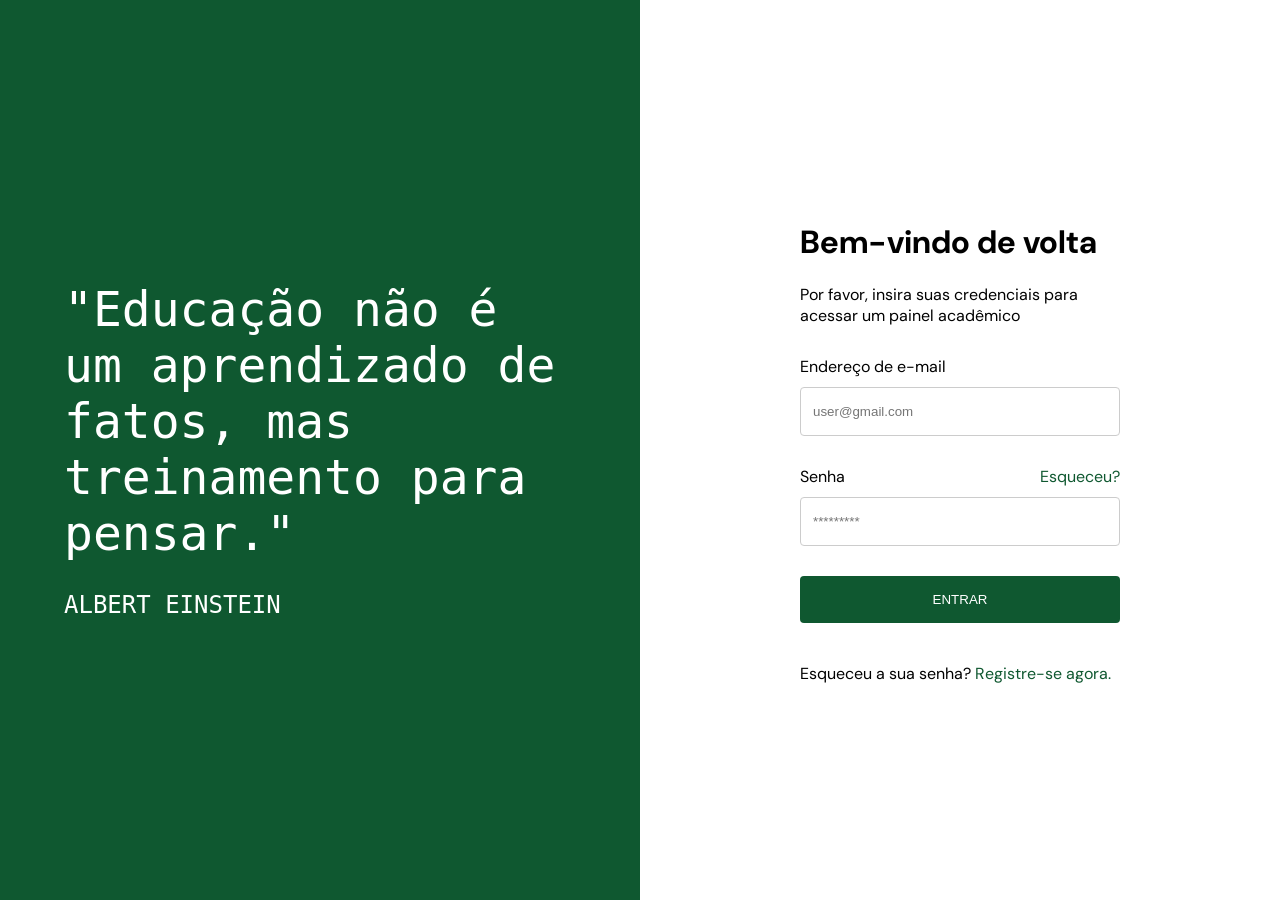
<file: HTML/index.html>
<!DOCTYPE html>
<html lang="en">
<head>
    <meta charset="UTF-8">
    <meta name="viewport" content="width=device-width, initial-scale=1.0">
    <title>Login</title>
    <link rel="stylesheet" href="../Styles/style.css">
    <link rel="stylesheet" href="../Styles/mobile.css">
</head>
<body>
    <div class="container">
        <div class="hero">
            <p>
                "Educação não é um aprendizado de fatos, mas treinamento para pensar." <br>
                <span>Albert Einstein</span>
            </p>
        </div>
        <div class="formulario">   
            <div>
                <h1 id="titulo">Bem-vindo de volta</h1>
                <p>Por favor, insira suas credenciais para acessar um painel acadêmico</p>
                <form action="dashboard.html" method="post">
                    <label for="email">Endereço de e-mail</label>
                    <input type="text" name="email" id="email" placeholder="user@gmail.com">
                    <label for="senha">Senha <a href="esqueceuSenha.html">Esqueceu?</a></label>
                    <input type="password" name="senha" id="senha" placeholder="*********">
                    <button type="submit">Entrar</button>
                </form>
                <p>Esqueceu a sua senha? <a href="cadastro1.html">Registre-se agora.</a></p>
            </div>
        </div>
    </div>
<script src="../JavaScript/script.js"></script>
</body>
</html>
</file>
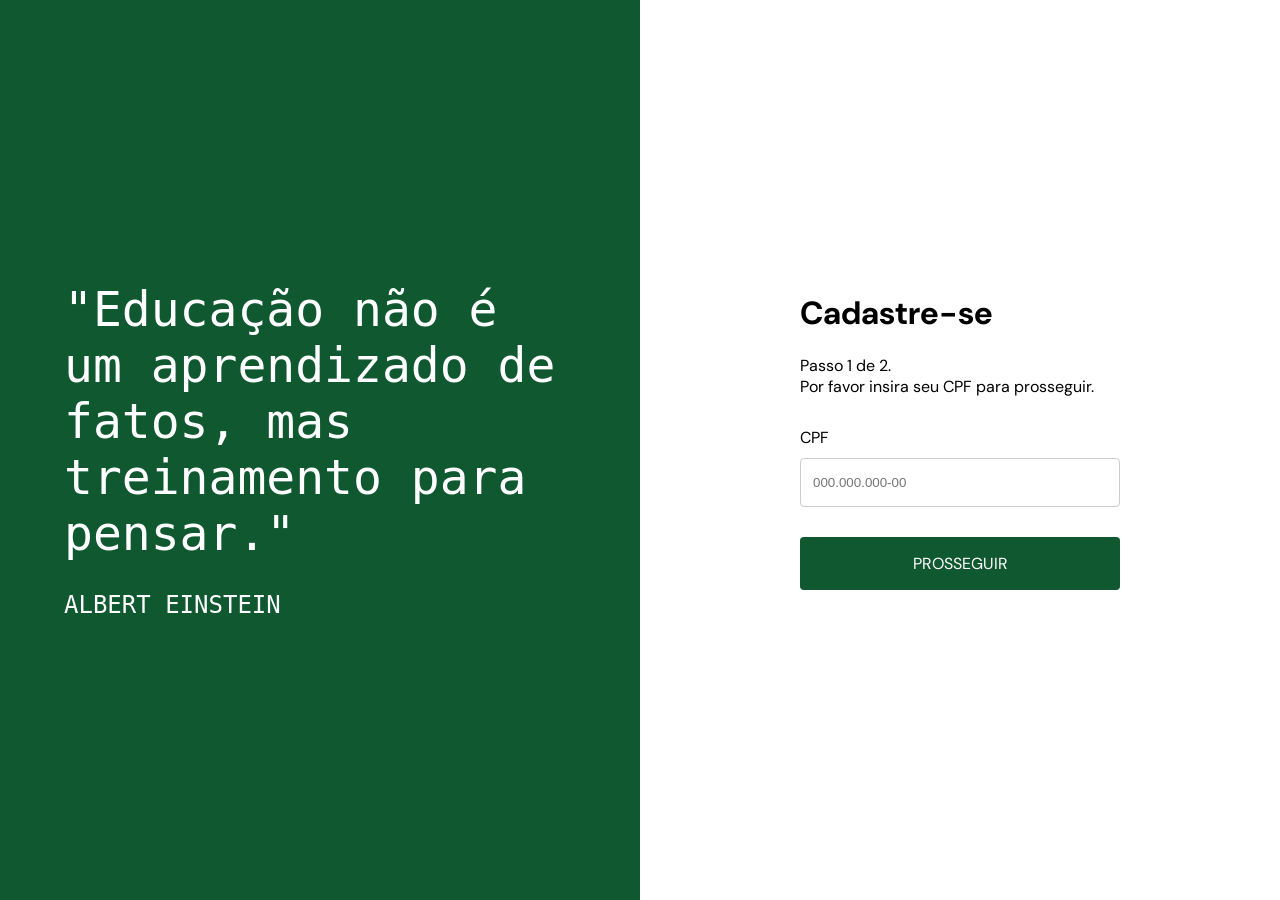
<file: HTML/cadastro1.html>
<!DOCTYPE html>
<html lang="en">
<head>
    <meta charset="UTF-8">
    <meta name="viewport" content="width=device-width, initial-scale=1.0">
    <title>Cadastro</title>
    <link rel="stylesheet" href="../Styles/style.css">
    <link rel="stylesheet" href="../Styles/mobile.css">
</head>
<body>
    <div class="container">
        <div class="hero">
            <p>
                "Educação não é um aprendizado de fatos, mas treinamento para pensar." <br>
                <span>Albert Einstein</span>
            </p>
        </div>
        <div class="formulario">
            <div>
                <h1>Cadastre-se</h1>
                <p>
                    Passo 1 de 2. <br/>
                    Por favor insira seu CPF para prosseguir.
                </p>
        
                <label for="cpf">CPF</label>
                <input name="cpf" id="cpf" type="text" placeholder="000.000.000-00" />
        
                <a href="cadastro2.html">Prosseguir</a>
            </div>
        </div>
    </div>
</body>
</html>
</file>
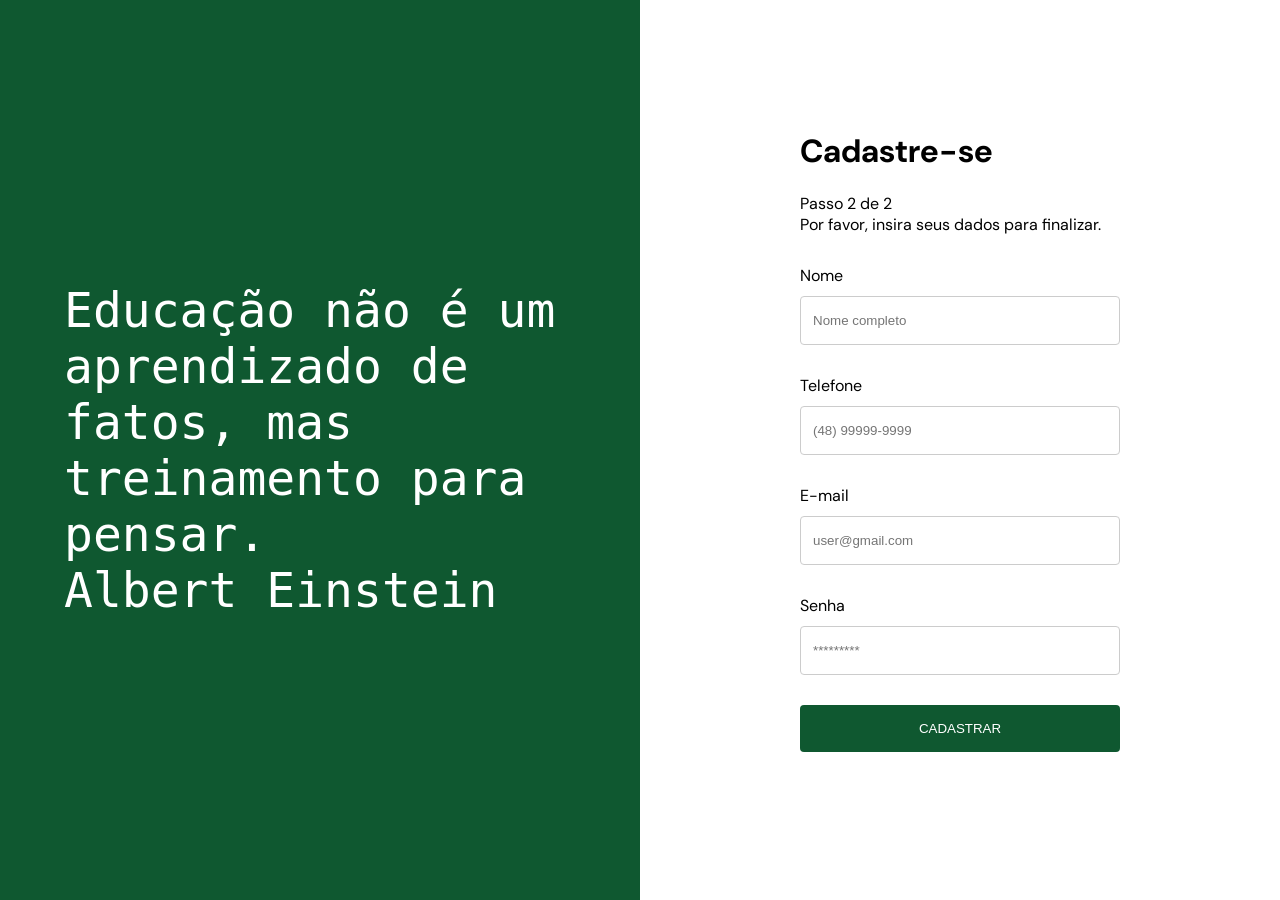
<file: HTML/cadastro2.html>
<!DOCTYPE html>
<html lang="en">
<head>
    <meta charset="UTF-8">
    <meta name="viewport" content="width=device-width, initial-scale=1.0">
    <title>Cadastro</title>
    <link rel="stylesheet" href="../Styles/style.css">
    <link rel="stylesheet" href="../Styles/mobile.css">
</head>
<body>
    <div class="container">
        <div class="hero">
            <p>
                Educação não é um aprendizado de fatos, mas treinamento para pensar. <br>
                Albert Einstein
            </p>
        </div>
        <div class="formulario">
            <div>   
                <h1>Cadastre-se</h1>
                <p>Passo 2 de 2 <br>
                Por favor, insira seus dados para finalizar.</p>
                <div>
                    <form action="index.html">
                        <label for="nome">Nome</label>
                        <input type="text" name="nome" id="nome" placeholder="Nome completo">
                        <label for="telefone">Telefone</label>
                        <input type="text" name="telefone" id="telefone" placeholder="(48) 99999-9999">
                        <label for="email">E-mail</label>
                        <input type="text" name="email" id="email" placeholder="user@gmail.com">
                        <label for="senha">Senha</label>
                        <input type="password" name="senha" id="senha" placeholder="*********">
                        <button type="submit">Cadastrar</button>
                    </form>
                </div>
            </div>
        </div>

    </div>
</body>
</html>
</file>
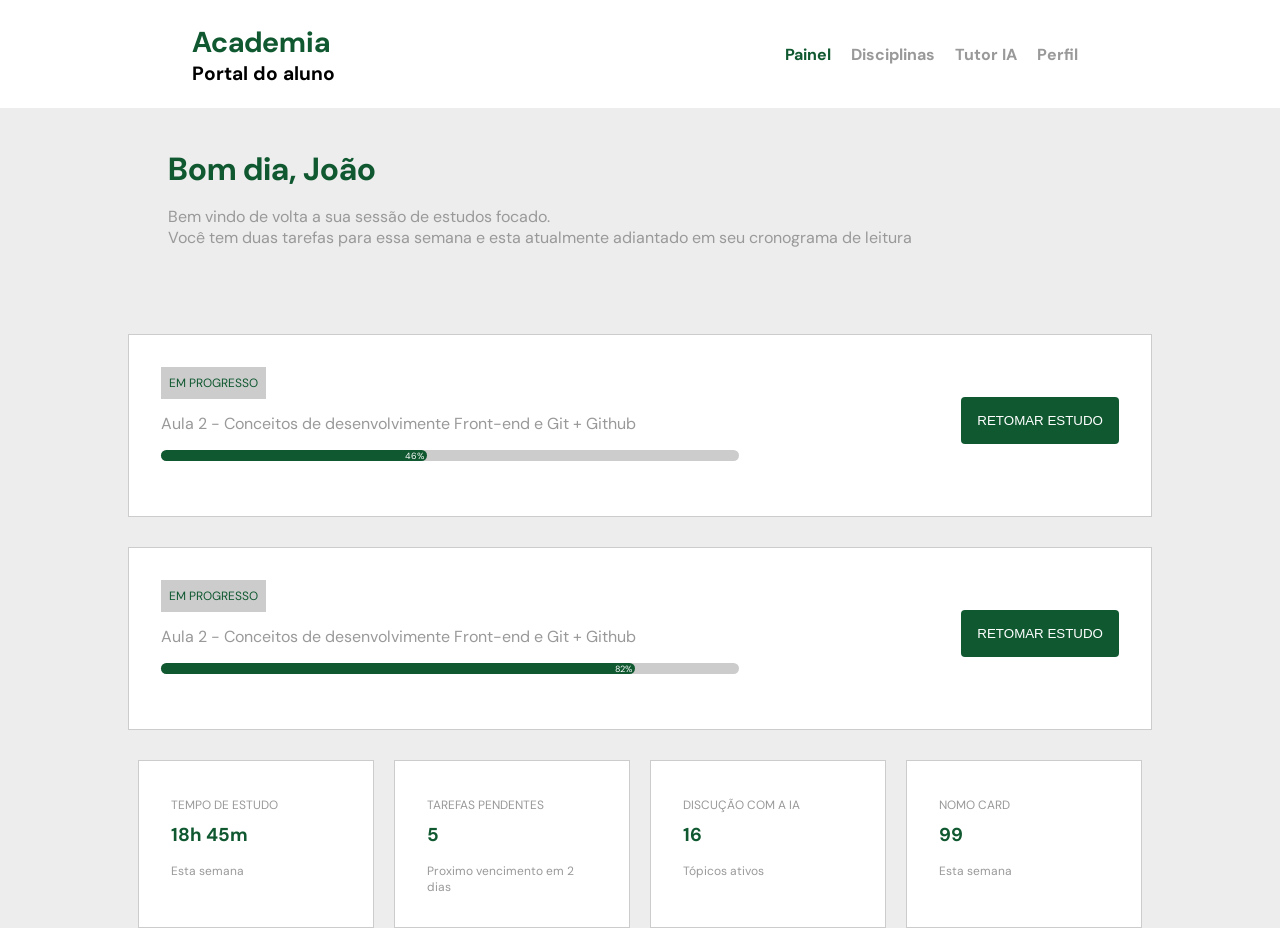
<file: HTML/dashboard.html>
<!DOCTYPE html>
<html lang="en">
<head>
    <meta charset="UTF-8">
    <meta name="viewport" content="width=device-width, initial-scale=1.0">
    <title>Dashboard</title>
    <link rel="stylesheet" href="../Styles/style.css">
    <link rel="stylesheet" href="../Styles/mobile.css">
</head>
<body class="dashboard">
    <header class="menu">
        <div class="menu__body">
            <h1 class="menu__title">Academia <br> 
                <span>Portal do aluno</span>
            </h1>
            <nav class="menu__links">
                <a class="menu__item--active" href="dashboard.html" alt="Dashboard">Painel</a>
                <a class="menu__item" href="" alt="">Disciplinas</a>
                <a class="menu__item" href="" alt="">Tutor IA</a>
                <a class="menu__item" href="" alt="">Perfil</a>
            </nav>
        </div>
    </header>
    <div class="dashboard__container">
        <div class="welcome">
            <h2 id="greeting">Boa noite, João</h2>
            <p>Bem vindo de volta a sua sessão de estudos focado. <br>
            Você tem duas tarefas para essa semana e esta atualmente adiantado em seu cronograma de leitura</p>

        </div>
        <div class="card">
            <div class="card__body">
                <span class="card__badge">Em progresso</span>
                <h3 class="card__title">Front-end</h3>
                <p class="card__description">Aula 2 - Conceitos de desenvolvimente Front-end e Git + Github</p>
                <div class="card__progress">
                    <div>65%</div>
                </div>
            </div>
            <button class="card__button">Retomar estudo</button>
        </div>
        <div class="card">
            <div class="card__body">
                <span class="card__badge">Em progresso</span>
                <h3 class="card__title">UX Design</h3>
                <p class="card__description">Aula 2 - Conceitos de desenvolvimente Front-end e Git + Github</p>
                <div class="card__progress">
                    <div>65%</div>
                </div>
            </div>
            <button class="card__button">Retomar estudo</button>
        </div>

        <div class="card__group">
            <div class="card">
                <div class="card__body">
                    <span class="card__badge">Tempo de Estudo</span>
                    <h3 class="card__title" id="tempo">12 45m</h3>
                    <p class="card__description">Esta semana</p>
                </div>
            </div>
            <div class="card">
                <div class="card__body">
                    <span class="card__badge">Tarefas Pendentes</span>
                    <h3 class="card__title" id="tarefas">2</h3>
                    <p class="card__description">Proximo vencimento em 2 dias</p>
                </div>
            </div>
            <div class="card">
                <div class="card__body">
                    <span class="card__badge">Discução com a IA</span>
                    <h3 class="card__title" id="chats">8</h3>
                    <p class="card__description">Tópicos ativos</p>
                </div>
            </div>
        </div>
    </div>
<script src="../JavaScript/script.js"></script>
</body>
</html>
</file>
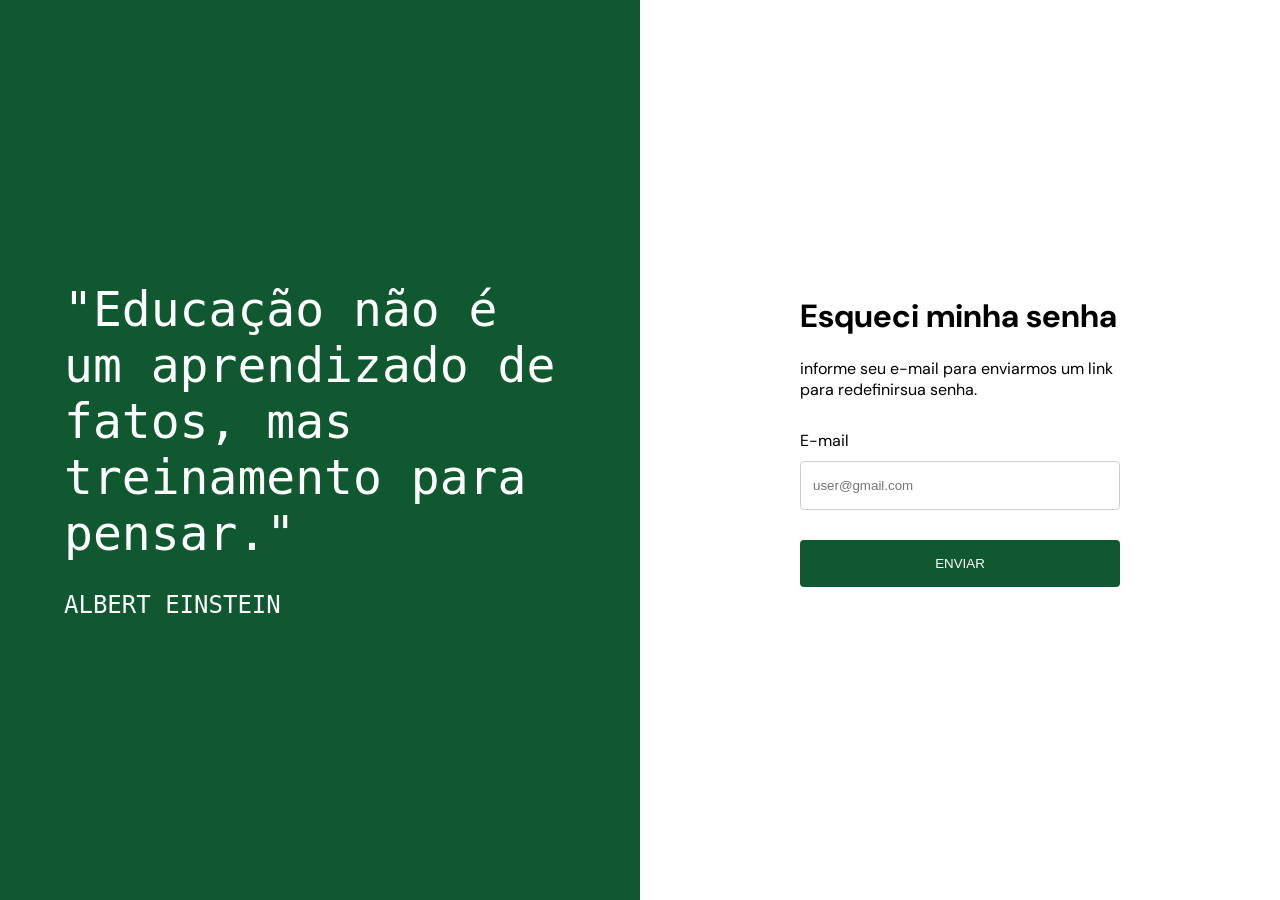
<file: HTML/esqueceuSenha.html>
<!DOCTYPE html>
<html lang="en">
<head>
    <meta charset="UTF-8">
    <meta name="viewport" content="width=device-width, initial-scale=1.0">
    <title>Esqueceu sua senha</title>

    <link rel="stylesheet" href="../Styles/style.css">
    <link rel="stylesheet" href="../Styles/mobile.css">
</head>
<body>
    <div class="container">
        <div class="hero">
            <p>
                "Educação não é um aprendizado de fatos, mas treinamento para pensar." <br>
                <span>Albert Einstein</span>
            </p>
        </div>
        <div class="formulario">
            <div>   
                <h1>Esqueci minha senha</h1>
                <p>informe seu e-mail para enviarmos um link para redefinirsua senha.</p>
                <div>
                    <form action="novaSenha.html">
                        <label for="email">E-mail</label>
                        <input type="text" name="email" id="email" placeholder="user@gmail.com">
                        <button type="submit">Enviar</button>
                    </form>
                </div>
            </div>
        </div>
    </div>
</body>
</html>
</file>
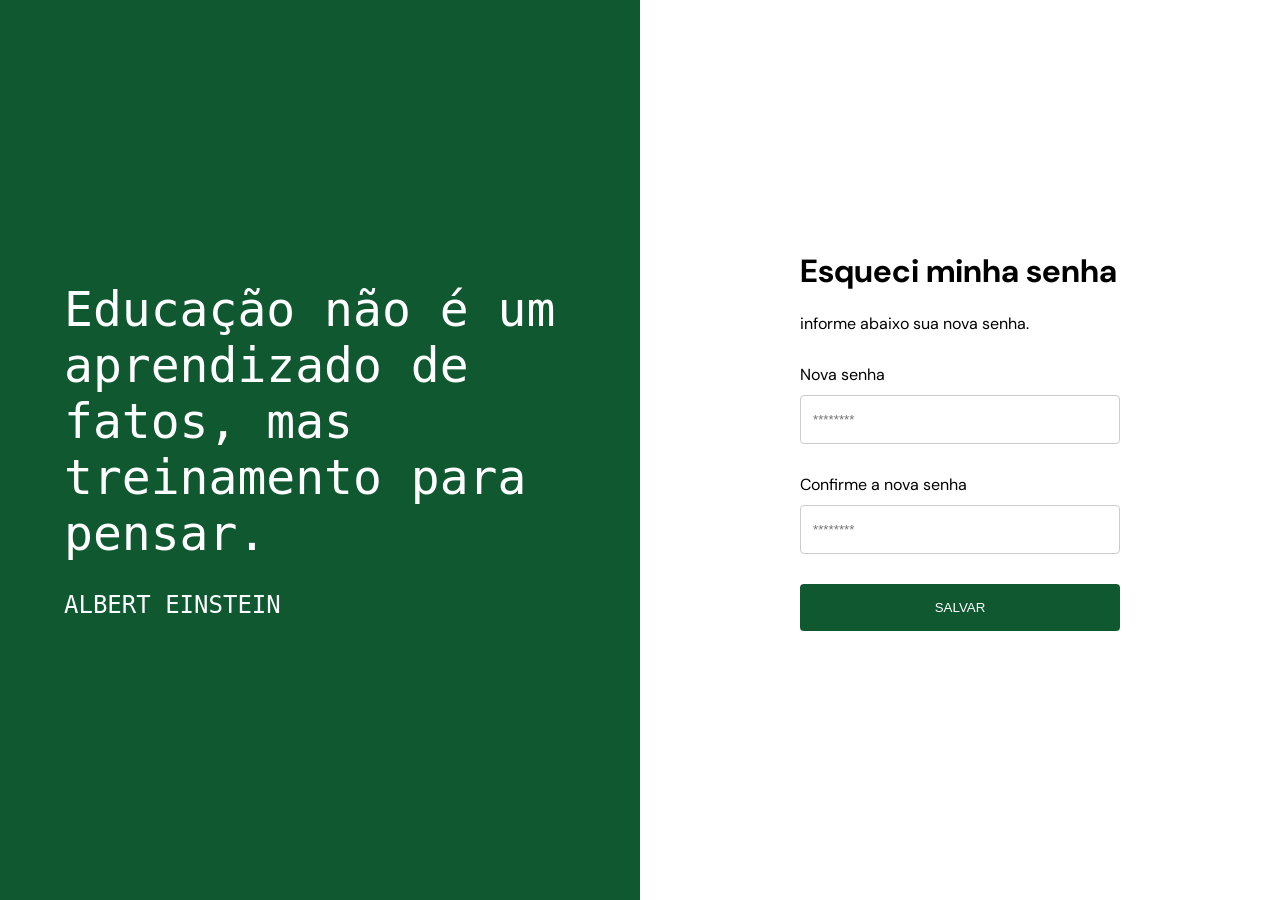
<file: HTML/novaSenha.html>
<!DOCTYPE html>
<html lang="en">
<head>
    <meta charset="UTF-8">
    <meta name="viewport" content="width=device-width, initial-scale=1.0">
    <title>Nova senha</title>
    <link rel="stylesheet" href="../Styles/style.css">
    <link rel="stylesheet" href="../Styles/mobile.css">
</head>
<body>
    <div class="container">
        <div class="hero">
            <p>
                Educação não é um aprendizado de fatos, mas treinamento para pensar. 
                <span>Albert Einstein</span>
            </p>
        </div>
        <div class="formulario">
            <div>   
                <h1>Esqueci minha senha</h1>
                <p>informe abaixo sua nova senha.</p>
                <div>
                    <form action="index.html">
                        <label for="novasenha">Nova senha</label>
                        <input type="password" name="novasenha" id="novasenha" placeholder="********">
                        <label for="confnovasenha">Confirme a nova senha</label>
                        <input type="password" name="confnovasenha" id="confnovasenha" placeholder="********">
                        <button type="submit">Salvar</button>
                    </form>
                </div>
            </div>
        </div>
    </div>
</body>
</html>
</file>
<file: Styles/style.css>
@import url('https://fonts.googleapis.com/css2?family=DM+Sans:ital,opsz,wght@0,9..40,100..1000;1,9..40,100..1000&display=swap');
@import url('https://fonts.googleapis.com/css2?family=DM+Sans:ital,opsz,wght@0,9..40,100..1000;1,9..40,100..1000&family=Datatype:wght@100..900&display=swap');

*{
    box-sizing: border-box;
}

body{
    padding: 0; 
    margin: 0;
   
    font-family: "DM Sans", sans-serif;
    font-optical-sizing: auto;
    font-weight: 400;
    font-style: normal;
}

.container{
    display: flex;
}

.container > div {
    width: 50%;
}

.hero{
    display: flex;
    align-items: center;
    justify-content: center;
    height: 100vh;
    color: #FFFFFF;
    font-family: "Datatype", monospace;
    font-optical-sizing: auto;
    font-weight: 400;
    font-style: normal;
    font-variation-settings:
        "wdth" 100;
    background-color: #0F5830;
}

.hero p{
    display: block;
    width: 80%;
    font-size: 3rem;
}

.hero p span{
    display: block;
    margin-top: 30px;
    font-size: 1.5rem;
    text-transform: uppercase;
}

.formulario{
    display: flex;
    align-items: center;
    justify-content: center;
}

.formulario > div{
    width: 50%;
}

.formulario label{
    display: block;
    margin-top: 30px;
    margin-bottom: 10px;
}

.formulario label a{
    float: right;
}

.formulario input{
    display: block;
    width: 100%;
    padding: 16px 12px;
    border: 1px solid #CCCCCC;
    border-radius: 4px;
}

.formulario button{
    display: block;
    width: 100%;
    margin-top: 30px;
    margin-bottom: 40px;
    padding: 16px;
    color: #FFFFFF;
    text-transform: uppercase;
    border: none;
    border-radius: 4px;
    background-color: #0F5830;
    cursor: pointer;
}

.formulario .registre-se{
    text-align: center;
}

.formulario a{
    color: #0F5830;
    text-decoration: none;
    
}

.formulario a:hover{
    text-decoration: underline;
}

.formulario > div > a{
    display: flex;
    justify-content: center;
    margin-top: 30px;
    margin-bottom: 40px;
    padding: 16px 16px;
    color: #FFFFFF;
    text-transform: uppercase;
    border: none;
    border-radius: 4px;
    background-color: #0F5830;
    
}
.formulario > div > a:hover{
    text-decoration: none
}



/* Dashboard */
.dashboard{
    display: flex;
    flex-direction: column;
    align-items: center;
    background-color: #ededed;
}

.dashboard__container{
    width: 80%;
    height: 88vh;
}

.menu{
    display: flex;
    justify-content: center;
    width: 100%;
    height: 12vh;
    background-color: #fff;
}
.menu__body{
    display: flex;
    flex-direction: row;
    align-items: center;
    justify-content: space-between;
    width: 70%;
    height: 100%;
    margin: 0 auto;
}

.menu__title{
    margin: auto 0;
    font-family: "DM Sans", sans-serif;
    font-size: 1.8rem;
    font-optical-sizing: auto;
    color: #0F5830;
}
.menu__title span{
    font-size: 1.2rem;
    color: #000;
    display: block;
}

.menu__links{
    display: flex;
}

.menu__item{
    display: inline-block;
    padding: 0 10px;
    color: #999999;
    text-decoration: none;
    font-weight: bold;
}
.menu__item--active{
    color: #0F5830;
    padding: 0 10px;
    text-decoration: none;
    font-weight: bold;
}
.menu__item:hover, .menu__item--active:hover{
    text-decoration: underline;
}


.welcome{
    padding: 40px;
}

.welcome h2{
    margin: 0;
    font-size:  32px;
    color: #0F5830;
}

.welcome p{
    color: #999999;
}

.card{
    display: flex;
    flex-direction: row;
    padding: 32px;
    margin: 30px 0;
    background-color: #fff;
    border: 1px solid #CCCCCC;
    border-radius: 4ox;
}

.card__body{
    flex-grow: 1;
}

.card__badge{
    display:  inline-block;
    padding: 8px;
    background-color: #CCCCCC;
    color: #0F5830;
    font-size: 12px;
    text-transform: uppercase;
}
.card__title{
    margin: 0;
    padding-top: 6px;
    color: #0F5830;
}

.card__description{
    margin: 0;
    padding-top: 8px;
    color: #999999;
}

.card__progress{
    height: 11px;
    width: 75%;
    margin-top: 16px;
    background-color: #CCCCCC;
    border-radius: 8px;
    color: #fff;
    text-align: right;
    font-size: 9px;
}

.card__progress div{
    width: 65%;
    height: 11px;
    background-color: #0F5830;
    border-radius: 8px;
    padding-right: 3px;
}

.card__button{
    display: block;
    margin-top: 30px;
    margin-bottom: 40px;
    margin-left: 30px;
    padding: 16px;
    color: #FFFFFF;
    text-transform: uppercase;
    border: none;
    border-radius: 4px;
    background-color: #0F5830;
    cursor: pointer;
}

.card__group{
    display: flex;

}

.card__group  .card{
    width: 33%;
    margin: 0 10px;
}

.card__group  .card__badge{
    background-color: transparent;
    color: #999999;
    margin: 0;
    padding: 0;
}
.card__group  .card__description{
    font-size: 12px;
}

.card__group  .card__title{
    padding-top: 0;
    margin: 8px 0;
}
</file>
<file: Styles/mobile.css>
@media (max-width: 768px){

    .hero{
        display: none;
    }

    .container,
    .formulario{
        height: 100vh;
    }

    .container > div,
    .formulario > div{
        width: 100%;
        padding: 0 20px;
    }

    .dashboard__container,
    .menu__body{
        width: 100%;
        padding-left: 16px;
        padding-right: 16px;
    }

    .menu__links{
        display: none;
    }

    .card__body,
    .card__progress,
    .card__button{
        width: 100%;
        margin-left: 0;
        padding-right: 0;
    }


    .card,
    .card__group{
        flex-direction: column;
    }

    .card__group .card{
        width: 100%;
        margin: 8px 0;
    }

}
</file>
